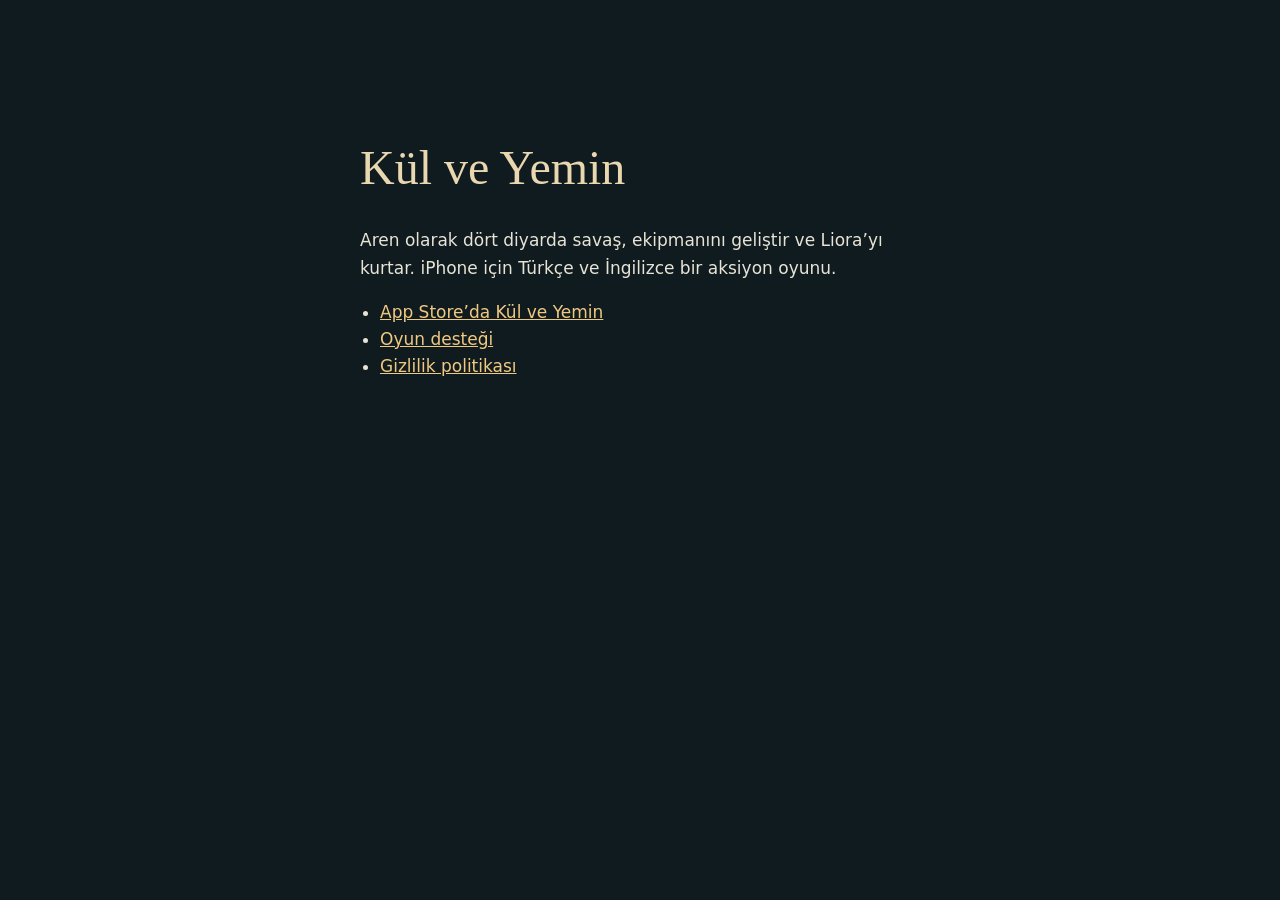
<file: index.html>
<!doctype html>
<html lang="tr">
<head>
<meta charset="utf-8">
<meta name="viewport" content="width=device-width, initial-scale=1">
<title>Kül ve Yemin</title>
<style>body{margin:0;background:#101b20;color:#e7e3d5;font:17px/1.6 system-ui,sans-serif}main{max-width:35rem;margin:auto;padding:12vh 1.5rem}h1{font:3rem Georgia,serif;color:#e9d7af}a{color:#f0c981}ul{padding-left:1.25rem}</style>
</head>
<body><main>
<h1>Kül ve Yemin</h1>
<p>Aren olarak dört diyarda savaş, ekipmanını geliştir ve Liora’yı kurtar. iPhone için Türkçe ve İngilizce bir aksiyon oyunu.</p>
<ul>
<li><a href="https://apps.apple.com/tr/app/k%C3%BCl-ve-yemin/id6832383249">App Store’da Kül ve Yemin</a></li>
<li><a href="https://yildiz-kacisi-destek-fidan.fidanoguzhan16.chatgpt.site/kul-ve-yemin/">Oyun desteği</a></li>
<li><a href="/gizlilik.html">Gizlilik politikası</a></li>
</ul>
</main></body>
</html>
</file>
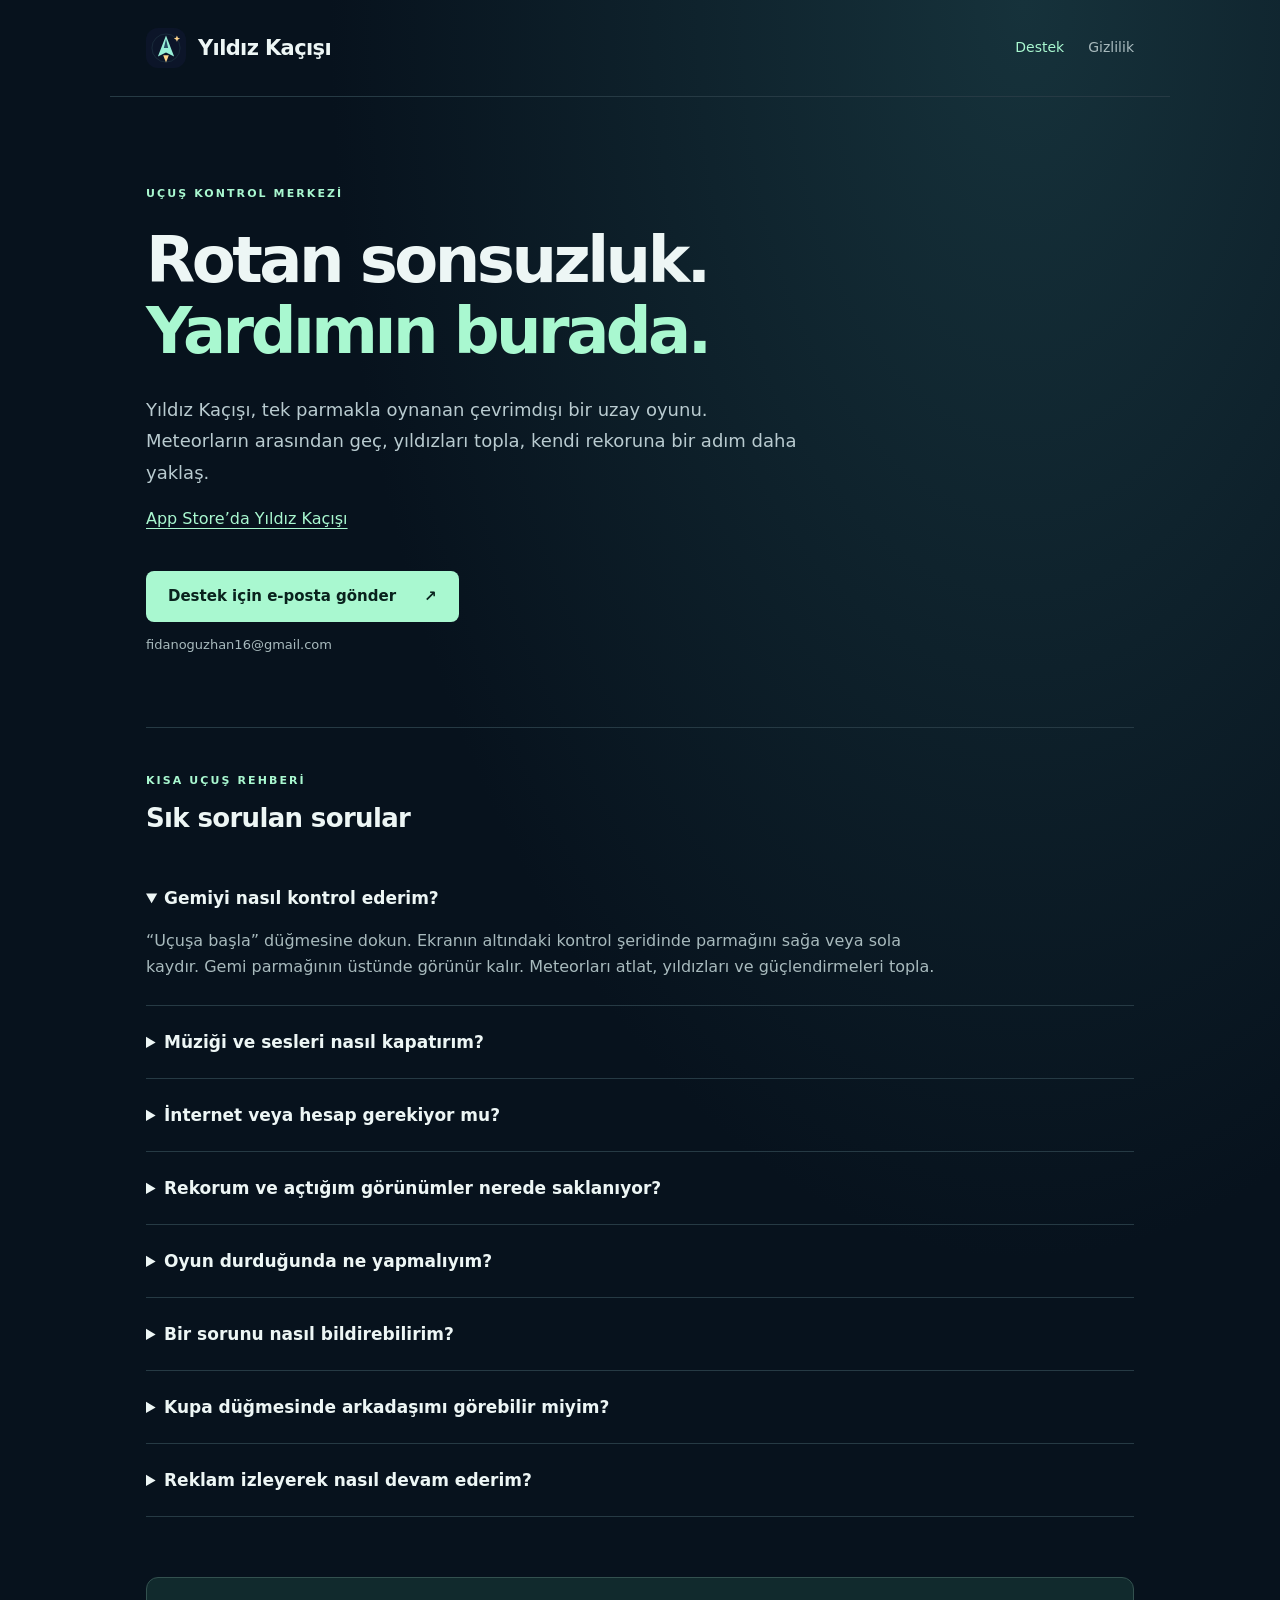
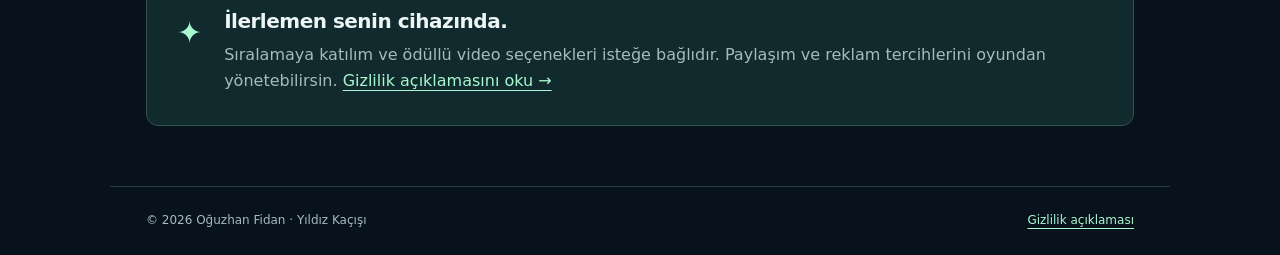
<file: yildiz-kacisi/index.html>
<!doctype html>
<html lang="tr"><head><meta charset="utf-8"><meta name="viewport" content="width=device-width,initial-scale=1"><title>Yıldız Kaçışı — Destek</title><meta name="description" content="Yıldız Kaçışı iPhone oyunu için oynanış yardımı, iletişim ve gizlilik bilgileri."><link rel="icon" href="icon.svg"><link rel="stylesheet" href="style.css"></head>
<body><header><a class="brand" href="index.html"><img src="icon.svg" alt="" width="40" height="40">Yıldız Kaçışı</a><nav aria-label="Ana menü"><a aria-current="page" href="index.html">Destek</a><a href="privacy.html">Gizlilik</a></nav></header>
<main><section class="intro"><p class="eyebrow">UÇUŞ KONTROL MERKEZİ</p><h1>Rotan sonsuzluk.<br><span>Yardımın burada.</span></h1><p class="lead">Yıldız Kaçışı, tek parmakla oynanan çevrimdışı bir uzay oyunu. Meteorların arasından geç, yıldızları topla, kendi rekoruna bir adım daha yaklaş.</p><p><a href="https://apps.apple.com/tr/app/id6829649288">App Store’da Yıldız Kaçışı</a></p><a class="contact" href="mailto:fidanoguzhan16@gmail.com">Destek için e-posta gönder <span aria-hidden="true">↗</span></a><p class="address">fidanoguzhan16@gmail.com</p></section>
<section class="help" aria-labelledby="help-title"><p class="eyebrow">KISA UÇUŞ REHBERİ</p><h2 id="help-title">Sık sorulan sorular</h2>
<details open><summary>Gemiyi nasıl kontrol ederim?</summary><p>“Uçuşa başla” düğmesine dokun. Ekranın altındaki kontrol şeridinde parmağını sağa veya sola kaydır. Gemi parmağının üstünde görünür kalır. Meteorları atlat, yıldızları ve güçlendirmeleri topla.</p></details>
<details><summary>Müziği ve sesleri nasıl kapatırım?</summary><p>Hoparlör düğmesiyle oyun sesini açıp kapatabilirsin. iPhone’un sessiz modu da oyun sesine uygulanır. Ses tercihin cihazında saklanır.</p></details>
<details><summary>İnternet veya hesap gerekiyor mu?</summary><p>Oyun çevrimdışı çalışır; hesap açman gerekmez. İsteğe bağlı sıralama ve ödüllü videolar internet gerektirir. 1.3.0 güncellemesinde kullanıcı adı seçerek oyunun içindeki ortak tabloya katılabilirsin.</p></details>
<details><summary>Rekorum ve açtığım görünümler nerede saklanıyor?</summary><p>Rekorun, görev ilerlemen, ses tercihin ve seçtiğin görünümler cihazındaki uygulama alanında saklanır. Uygulamayı verileriyle birlikte silersen yerel ilerlemen silinir. iOS yedekleme ve geri yükleme ayarları ayrıca geçerli olabilir. Sıralama profili cihazdaki ilerlemenden ayrıdır; cihazlar arası ilerleme eşitlemesi yoktur.</p></details>
<details><summary>Oyun durduğunda ne yapmalıyım?</summary><p>Duraklatma ekranındaysan “Devam et” düğmesine dokun. 1.2.0 sürümüyle otomatik geliştirme molaları kaldırılır. Uygulamadan ayrıldığında da uçuş duraklatılır. Sorun sürerse uygulamayı yeniden açıp destek adresine yazabilirsin.</p></details>
<details><summary>Bir sorunu nasıl bildirebilirim?</summary><p><a href="mailto:fidanoguzhan16@gmail.com">fidanoguzhan16@gmail.com</a> adresine iPhone modelini, iOS sürümünü ve sorunun ne zaman olduğunu yaz. İstersen kişisel bilgi içermeyen bir ekran görüntüsü ekle. Şifre veya doğrulama kodu göndermene gerek yok.</p></details><details><summary>Kupa düğmesinde arkadaşımı görebilir miyim?</summary><p>1.3.0 güncellemesiyle herkesin pilot adı ve puanı oyunun içindeki ortak tabloda görünür. Arkadaşının pilot adını aratabilirsin; Game Center arkadaşlığı gerekmez. İkinizin de katılıp internetliyken başlayan yeni bir uçuş tamamlaması gerekir. Bu güncelleme hazırlanıyor; 1.2.0 sürümünde Game Center kullanılır. Cihazındaki eski rekor otomatik gönderilmez.</p></details><details><summary>Reklam izleyerek nasıl devam ederim?</summary><p>1.2.0 sürümünde “Gizlilik &amp; bilgi” bölümünden videoları açabilirsin. Uçuş sonunda hazır video varsa isteğe bağlı devam düğmesi görünür. Tamamlanan her video 1 kalp ve 3 saniye koruma verir. 1.2.0 sürümünde uçuş başına bir kez kullanılabilir. Hazırlanan 1.3.0 güncellemesinde bu sınır 3 olur; kalan hak ekranda görünür ve tamamlanmayan reklam hak eksiltmez. Yeni uçuşta haklar yenilenir. Video bulunamadığında yeniden uçmaya devam edebilirsin.</p></details></section>
<aside class="privacy-note"><span aria-hidden="true">✦</span><div><h2>İlerlemen senin cihazında.</h2><p>Sıralamaya katılım ve ödüllü video seçenekleri isteğe bağlıdır. Paylaşım ve reklam tercihlerini oyundan yönetebilirsin. <a href="privacy.html">Gizlilik açıklamasını oku →</a></p></div></aside></main>
<footer><p>© 2026 Oğuzhan Fidan · Yıldız Kaçışı</p><a href="privacy.html">Gizlilik açıklaması</a></footer></body></html>
</file>
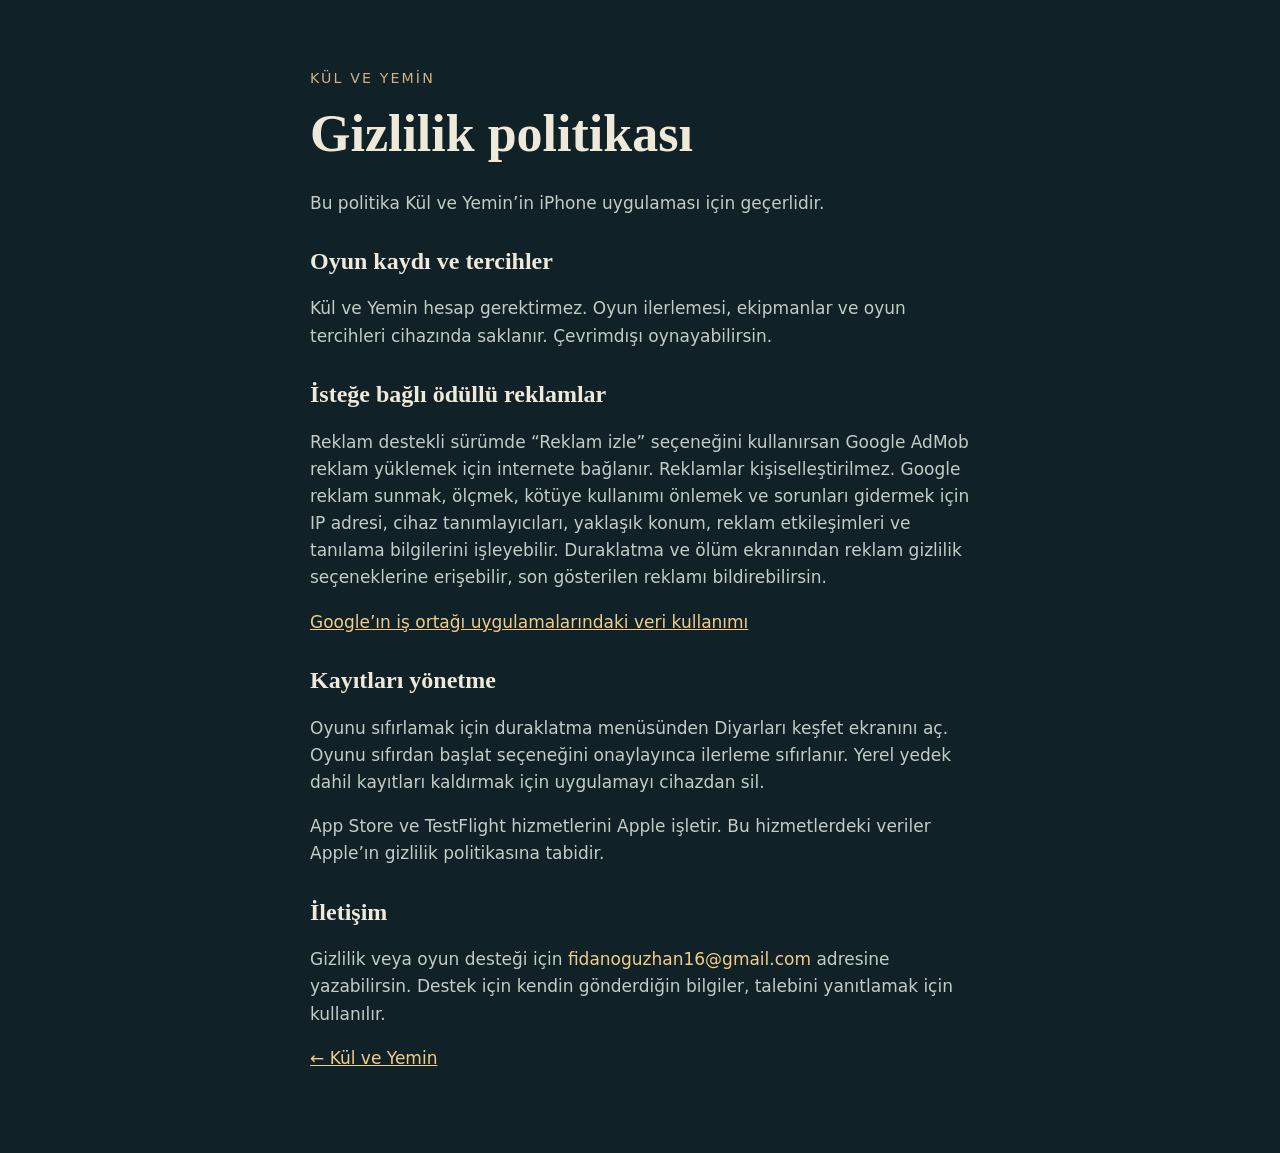
<file: gizlilik.html>
<!doctype html>
<html lang="tr"><head><meta charset="utf-8"><meta name="viewport" content="width=device-width,initial-scale=1"><title>Gizlilik politikası · Kül ve Yemin</title>
<style>
:root{color-scheme:dark;background:#102128;color:#eee9d8;font:17px/1.6 system-ui,sans-serif}
body{max-width:660px;margin:0 auto;padding:clamp(22px,6vw,64px)}h1,h2{font-family:Georgia,serif;line-height:1.2}h1{font-size:clamp(32px,7vw,52px);margin:12px 0 24px}h2{font-size:24px;margin-top:30px}a{color:#f1cd89}small{letter-spacing:.15em;color:#d1b381}p{color:#c2cdc6}
</style></head><body><main><small>KÜL VE YEMİN</small><h1>Gizlilik politikası</h1>
<p>Bu politika Kül ve Yemin’in iPhone uygulaması için geçerlidir.</p>
<h2>Oyun kaydı ve tercihler</h2>
<p>Kül ve Yemin hesap gerektirmez. Oyun ilerlemesi, ekipmanlar ve oyun tercihleri cihazında saklanır. Çevrimdışı oynayabilirsin.</p>
<h2>İsteğe bağlı ödüllü reklamlar</h2>
<p>Reklam destekli sürümde “Reklam izle” seçeneğini kullanırsan Google AdMob reklam yüklemek için internete bağlanır. Reklamlar kişiselleştirilmez. Google reklam sunmak, ölçmek, kötüye kullanımı önlemek ve sorunları gidermek için IP adresi, cihaz tanımlayıcıları, yaklaşık konum, reklam etkileşimleri ve tanılama bilgilerini işleyebilir. Duraklatma ve ölüm ekranından reklam gizlilik seçeneklerine erişebilir, son gösterilen reklamı bildirebilirsin.</p>
<p><a href="https://policies.google.com/technologies/partner-sites?hl=tr">Google’ın iş ortağı uygulamalarındaki veri kullanımı</a></p>
<h2>Kayıtları yönetme</h2>
<p>Oyunu sıfırlamak için duraklatma menüsünden Diyarları keşfet ekranını aç. Oyunu sıfırdan başlat seçeneğini onaylayınca ilerleme sıfırlanır. Yerel yedek dahil kayıtları kaldırmak için uygulamayı cihazdan sil.</p>
<p>App Store ve TestFlight hizmetlerini Apple işletir. Bu hizmetlerdeki veriler Apple’ın gizlilik politikasına tabidir.</p>
<h2>İletişim</h2>
<p>Gizlilik veya oyun desteği için <a >fidanoguzhan16@gmail.com</a> adresine yazabilirsin. Destek için kendin gönderdiğin bilgiler, talebini yanıtlamak için kullanılır.</p><p><a href="/">← Kül ve Yemin</a></p></main></body></html>
</file>
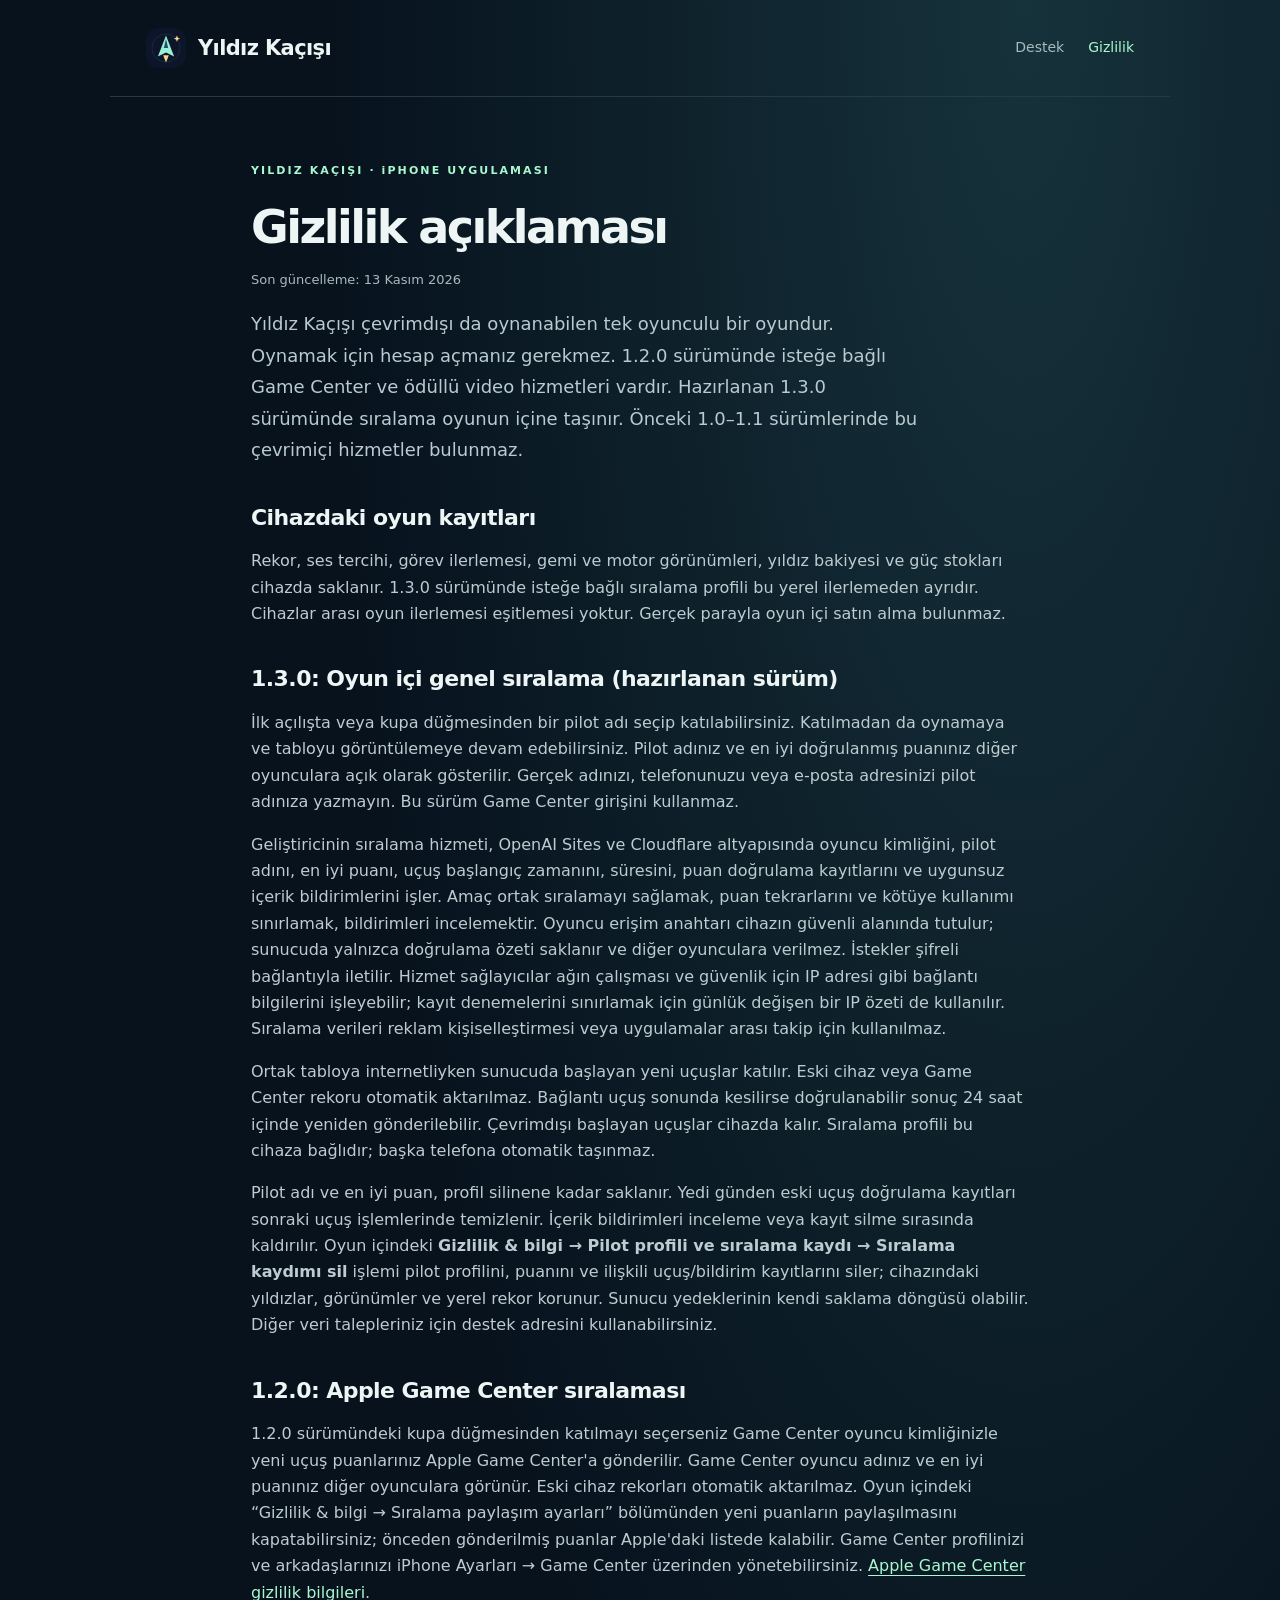
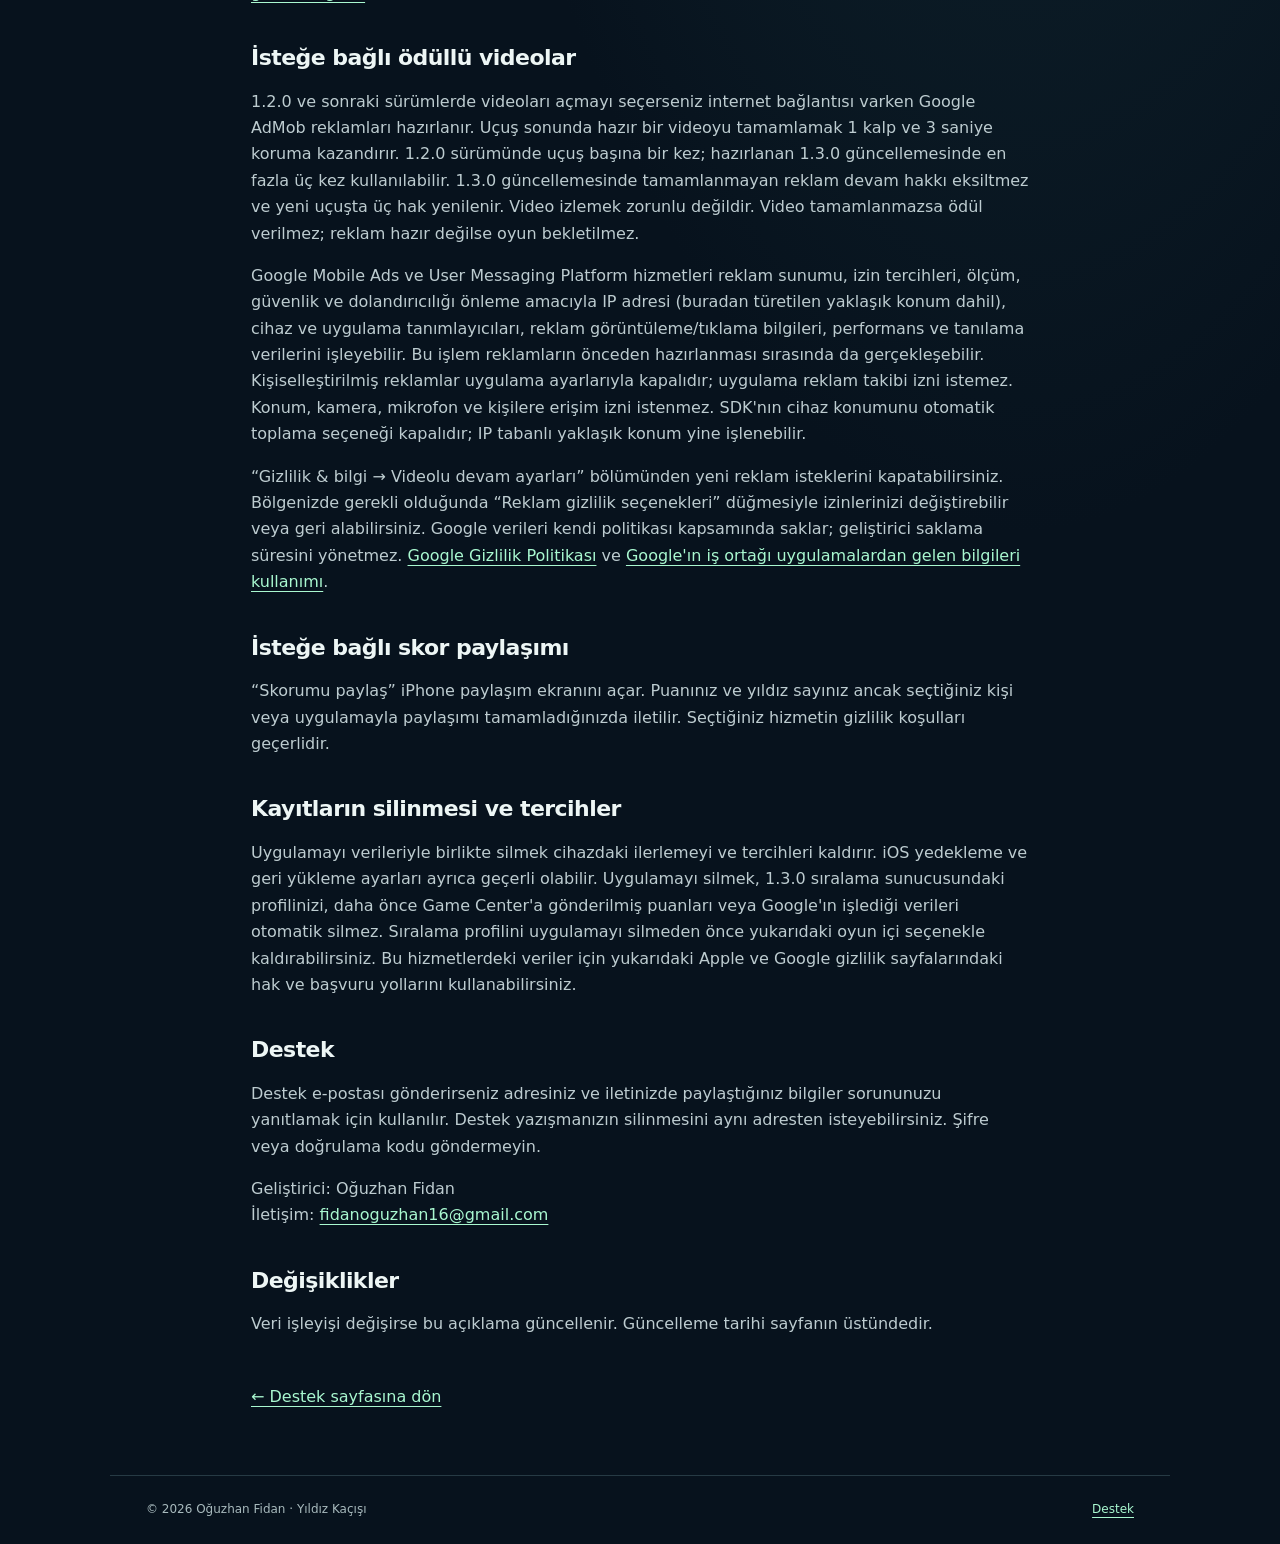
<file: yildiz-kacisi/privacy.html>
<!doctype html><html lang="tr"><head><meta charset="utf-8"><meta name="viewport" content="width=device-width,initial-scale=1"><title>Gizlilik — Yıldız Kaçışı</title><meta name="description" content="Yıldız Kaçışı iPhone uygulamasının gizlilik ve cihazda veri saklama açıklaması."><link rel="icon" href="icon.svg"><link rel="stylesheet" href="style.css"></head><body>
<header><a class="brand" href="index.html"><img src="icon.svg" alt="" width="40" height="40">Yıldız Kaçışı</a><nav aria-label="Ana menü"><a href="index.html">Destek</a><a href="privacy.html" aria-current="page">Gizlilik</a></nav></header>
<main class="document"><p class="eyebrow">YILDIZ KAÇIŞI · iPHONE UYGULAMASI</p><h1>Gizlilik açıklaması</h1><p class="date">Son güncelleme: 13 Kasım 2026</p><p class="lead">Yıldız Kaçışı çevrimdışı da oynanabilen tek oyunculu bir oyundur. Oynamak için hesap açmanız gerekmez. 1.2.0 sürümünde isteğe bağlı Game Center ve ödüllü video hizmetleri vardır. Hazırlanan 1.3.0 sürümünde sıralama oyunun içine taşınır. Önceki 1.0–1.1 sürümlerinde bu çevrimiçi hizmetler bulunmaz.</p>
<section><h2>Cihazdaki oyun kayıtları</h2><p>Rekor, ses tercihi, görev ilerlemesi, gemi ve motor görünümleri, yıldız bakiyesi ve güç stokları cihazda saklanır. 1.3.0 sürümünde isteğe bağlı sıralama profili bu yerel ilerlemeden ayrıdır. Cihazlar arası oyun ilerlemesi eşitlemesi yoktur. Gerçek parayla oyun içi satın alma bulunmaz.</p></section>
<section><h2>1.3.0: Oyun içi genel sıralama (hazırlanan sürüm)</h2><p>İlk açılışta veya kupa düğmesinden bir pilot adı seçip katılabilirsiniz. Katılmadan da oynamaya ve tabloyu görüntülemeye devam edebilirsiniz. Pilot adınız ve en iyi doğrulanmış puanınız diğer oyunculara açık olarak gösterilir. Gerçek adınızı, telefonunuzu veya e-posta adresinizi pilot adınıza yazmayın. Bu sürüm Game Center girişini kullanmaz.</p><p>Geliştiricinin sıralama hizmeti, OpenAI Sites ve Cloudflare altyapısında oyuncu kimliğini, pilot adını, en iyi puanı, uçuş başlangıç zamanını, süresini, puan doğrulama kayıtlarını ve uygunsuz içerik bildirimlerini işler. Amaç ortak sıralamayı sağlamak, puan tekrarlarını ve kötüye kullanımı sınırlamak, bildirimleri incelemektir. Oyuncu erişim anahtarı cihazın güvenli alanında tutulur; sunucuda yalnızca doğrulama özeti saklanır ve diğer oyunculara verilmez. İstekler şifreli bağlantıyla iletilir. Hizmet sağlayıcılar ağın çalışması ve güvenlik için IP adresi gibi bağlantı bilgilerini işleyebilir; kayıt denemelerini sınırlamak için günlük değişen bir IP özeti de kullanılır. Sıralama verileri reklam kişiselleştirmesi veya uygulamalar arası takip için kullanılmaz.</p><p>Ortak tabloya internetliyken sunucuda başlayan yeni uçuşlar katılır. Eski cihaz veya Game Center rekoru otomatik aktarılmaz. Bağlantı uçuş sonunda kesilirse doğrulanabilir sonuç 24 saat içinde yeniden gönderilebilir. Çevrimdışı başlayan uçuşlar cihazda kalır. Sıralama profili bu cihaza bağlıdır; başka telefona otomatik taşınmaz.</p><p>Pilot adı ve en iyi puan, profil silinene kadar saklanır. Yedi günden eski uçuş doğrulama kayıtları sonraki uçuş işlemlerinde temizlenir. İçerik bildirimleri inceleme veya kayıt silme sırasında kaldırılır. Oyun içindeki <strong>Gizlilik &amp; bilgi → Pilot profili ve sıralama kaydı → Sıralama kaydımı sil</strong> işlemi pilot profilini, puanını ve ilişkili uçuş/bildirim kayıtlarını siler; cihazındaki yıldızlar, görünümler ve yerel rekor korunur. Sunucu yedeklerinin kendi saklama döngüsü olabilir. Diğer veri talepleriniz için destek adresini kullanabilirsiniz.</p></section>
<section><h2>1.2.0: Apple Game Center sıralaması</h2><p>1.2.0 sürümündeki kupa düğmesinden katılmayı seçerseniz Game Center oyuncu kimliğinizle yeni uçuş puanlarınız Apple Game Center'a gönderilir. Game Center oyuncu adınız ve en iyi puanınız diğer oyunculara görünür. Eski cihaz rekorları otomatik aktarılmaz. Oyun içindeki “Gizlilik &amp; bilgi → Sıralama paylaşım ayarları” bölümünden yeni puanların paylaşılmasını kapatabilirsiniz; önceden gönderilmiş puanlar Apple'daki listede kalabilir. Game Center profilinizi ve arkadaşlarınızı iPhone Ayarları → Game Center üzerinden yönetebilirsiniz. <a href="https://www.apple.com/legal/privacy/data/en/game-center/">Apple Game Center gizlilik bilgileri</a>.</p></section>
<section><h2>İsteğe bağlı ödüllü videolar</h2><p>1.2.0 ve sonraki sürümlerde videoları açmayı seçerseniz internet bağlantısı varken Google AdMob reklamları hazırlanır. Uçuş sonunda hazır bir videoyu tamamlamak 1 kalp ve 3 saniye koruma kazandırır. 1.2.0 sürümünde uçuş başına bir kez; hazırlanan 1.3.0 güncellemesinde en fazla üç kez kullanılabilir. 1.3.0 güncellemesinde tamamlanmayan reklam devam hakkı eksiltmez ve yeni uçuşta üç hak yenilenir. Video izlemek zorunlu değildir. Video tamamlanmazsa ödül verilmez; reklam hazır değilse oyun bekletilmez.</p><p>Google Mobile Ads ve User Messaging Platform hizmetleri reklam sunumu, izin tercihleri, ölçüm, güvenlik ve dolandırıcılığı önleme amacıyla IP adresi (buradan türetilen yaklaşık konum dahil), cihaz ve uygulama tanımlayıcıları, reklam görüntüleme/tıklama bilgileri, performans ve tanılama verilerini işleyebilir. Bu işlem reklamların önceden hazırlanması sırasında da gerçekleşebilir. Kişiselleştirilmiş reklamlar uygulama ayarlarıyla kapalıdır; uygulama reklam takibi izni istemez. Konum, kamera, mikrofon ve kişilere erişim izni istenmez. SDK'nın cihaz konumunu otomatik toplama seçeneği kapalıdır; IP tabanlı yaklaşık konum yine işlenebilir.</p><p>“Gizlilik &amp; bilgi → Videolu devam ayarları” bölümünden yeni reklam isteklerini kapatabilirsiniz. Bölgenizde gerekli olduğunda “Reklam gizlilik seçenekleri” düğmesiyle izinlerinizi değiştirebilir veya geri alabilirsiniz. Google verileri kendi politikası kapsamında saklar; geliştirici saklama süresini yönetmez. <a href="https://policies.google.com/privacy">Google Gizlilik Politikası</a> ve <a href="https://policies.google.com/technologies/partner-sites">Google'ın iş ortağı uygulamalardan gelen bilgileri kullanımı</a>.</p></section>
<section><h2>İsteğe bağlı skor paylaşımı</h2><p>“Skorumu paylaş” iPhone paylaşım ekranını açar. Puanınız ve yıldız sayınız ancak seçtiğiniz kişi veya uygulamayla paylaşımı tamamladığınızda iletilir. Seçtiğiniz hizmetin gizlilik koşulları geçerlidir.</p></section>
<section><h2>Kayıtların silinmesi ve tercihler</h2><p>Uygulamayı verileriyle birlikte silmek cihazdaki ilerlemeyi ve tercihleri kaldırır. iOS yedekleme ve geri yükleme ayarları ayrıca geçerli olabilir. Uygulamayı silmek, 1.3.0 sıralama sunucusundaki profilinizi, daha önce Game Center'a gönderilmiş puanları veya Google'ın işlediği verileri otomatik silmez. Sıralama profilini uygulamayı silmeden önce yukarıdaki oyun içi seçenekle kaldırabilirsiniz. Bu hizmetlerdeki veriler için yukarıdaki Apple ve Google gizlilik sayfalarındaki hak ve başvuru yollarını kullanabilirsiniz.</p></section>
<section><h2>Destek</h2><p>Destek e-postası gönderirseniz adresiniz ve iletinizde paylaştığınız bilgiler sorununuzu yanıtlamak için kullanılır. Destek yazışmanızın silinmesini aynı adresten isteyebilirsiniz. Şifre veya doğrulama kodu göndermeyin.</p><p>Geliştirici: Oğuzhan Fidan<br>İletişim: <a href="mailto:fidanoguzhan16@gmail.com">fidanoguzhan16@gmail.com</a></p></section>
<section><h2>Değişiklikler</h2><p>Veri işleyişi değişirse bu açıklama güncellenir. Güncelleme tarihi sayfanın üstündedir.</p></section><a class="back" href="index.html">← Destek sayfasına dön</a></main><footer><p>© 2026 Oğuzhan Fidan · Yıldız Kaçışı</p><a href="index.html">Destek</a></footer></body></html>
</file>
<file: yildiz-kacisi/style.css>
:root{color-scheme:dark;--bg:#07121d;--text:#edf6f5;--muted:#a8babd;--mint:#a9f8d0;--line:#263a44}*{box-sizing:border-box}body{margin:0;background:radial-gradient(ellipse at 80% 0%,#16323b 0,transparent 48%),var(--bg);color:var(--text);font-family:system-ui,-apple-system,BlinkMacSystemFont,"Segoe UI",sans-serif;line-height:1.65}a{color:var(--mint);text-underline-offset:4px}a:hover{color:#fff}a:focus-visible,summary:focus-visible{outline:3px solid var(--mint);outline-offset:6px;border-radius:3px}header,main,footer{max-width:1060px;margin:auto;padding-inline:36px}header{display:flex;justify-content:space-between;align-items:center;gap:24px;padding-block:28px;border-bottom:1px solid var(--line)}.brand{display:flex;align-items:center;gap:12px;font-weight:750;color:var(--text);text-decoration:none;letter-spacing:-.03em;font-size:21px}.brand img{border-radius:12px}nav{display:flex;gap:24px;font-size:14px}nav a{text-decoration:none;color:var(--muted)}nav a[aria-current]{color:var(--mint)}.intro{max-width:770px;padding-block:88px 72px}.eyebrow{font-size:11px;letter-spacing:.19em;font-weight:750;color:var(--mint);margin:0 0 22px}h1{font-size:clamp(35px,5.5vw,64px);line-height:1.1;letter-spacing:-.055em;margin:0 0 28px;font-weight:750}h1 span{color:var(--mint)}.lead{color:#b9cbd0;font-size:18px;max-width:670px;line-height:1.75}.contact{display:inline-flex;gap:28px;align-items:center;padding:13px 22px;background:var(--mint);color:#09221d;border-radius:8px;margin-top:22px;text-decoration:none;font-weight:700;font-size:15px}.contact:hover{background:#d1ffe7;color:#09221d}.address{color:var(--muted);font-size:13px;margin:12px 0 0}.help{padding-top:44px;border-top:1px solid var(--line)}h2{font-size:26px;letter-spacing:-.025em;line-height:1.3;margin:0 0 26px}.help .eyebrow{margin-bottom:12px}details{border-bottom:1px solid var(--line);padding:22px 0}summary{cursor:pointer;font-size:17px;font-weight:600;padding-right:12px}details p{color:var(--muted);max-width:790px;margin-bottom:2px}details a{overflow-wrap:anywhere}.privacy-note{display:flex;gap:22px;margin:60px 0;padding:30px;border:1px solid #33514f;background:#112a2d;border-radius:12px}.privacy-note>span{color:var(--mint);font-size:30px}.privacy-note h2{font-size:20px;margin:0 0 8px}.privacy-note p{margin:0;color:var(--muted)}footer{display:flex;justify-content:space-between;gap:20px;border-top:1px solid var(--line);padding-block:24px;color:var(--muted);font-size:12px}footer p{margin:0}.document{max-width:850px;padding-block:65px}.document h1{font-size:46px}.date{font-size:13px;color:var(--muted);margin-top:-12px}.document section{margin-top:38px}.document section h2{font-size:22px;margin-bottom:14px}.document section p{color:#bdccd0}.document a{overflow-wrap:anywhere}.back{display:inline-block;margin-top:30px}@media(max-width:600px){header,main,footer{padding-inline:22px}header{padding-block:20px;gap:14px}.brand{font-size:17px;gap:8px}.brand img{width:32px;height:32px}nav{gap:13px;font-size:12px}.intro{padding-block:60px 48px}.lead{font-size:16px}.help{padding-top:34px}h2{font-size:24px}summary{font-size:16px}.privacy-note{margin-block:42px;padding:22px;gap:14px}.privacy-note>span{font-size:24px}footer{flex-direction:column;gap:6px}.document{padding-block:42px}.document h1{font-size:36px}}
</file>
